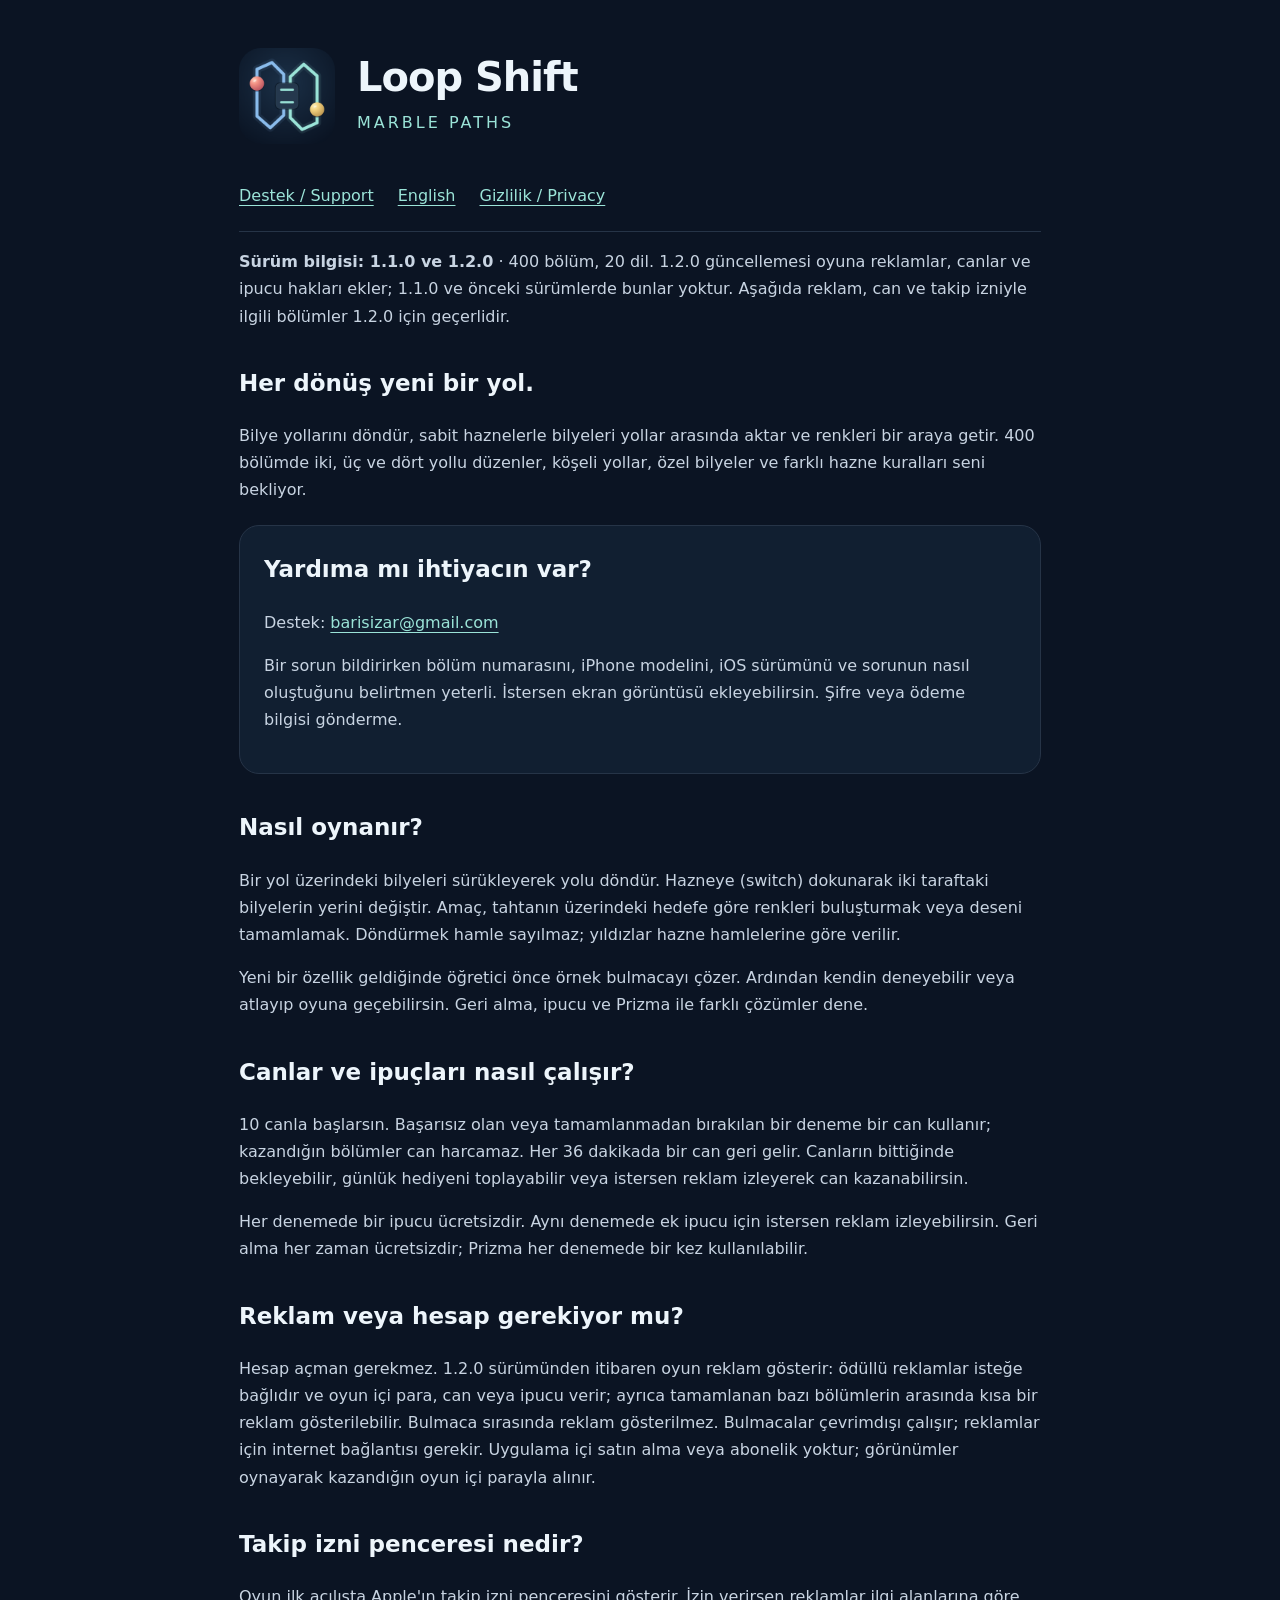
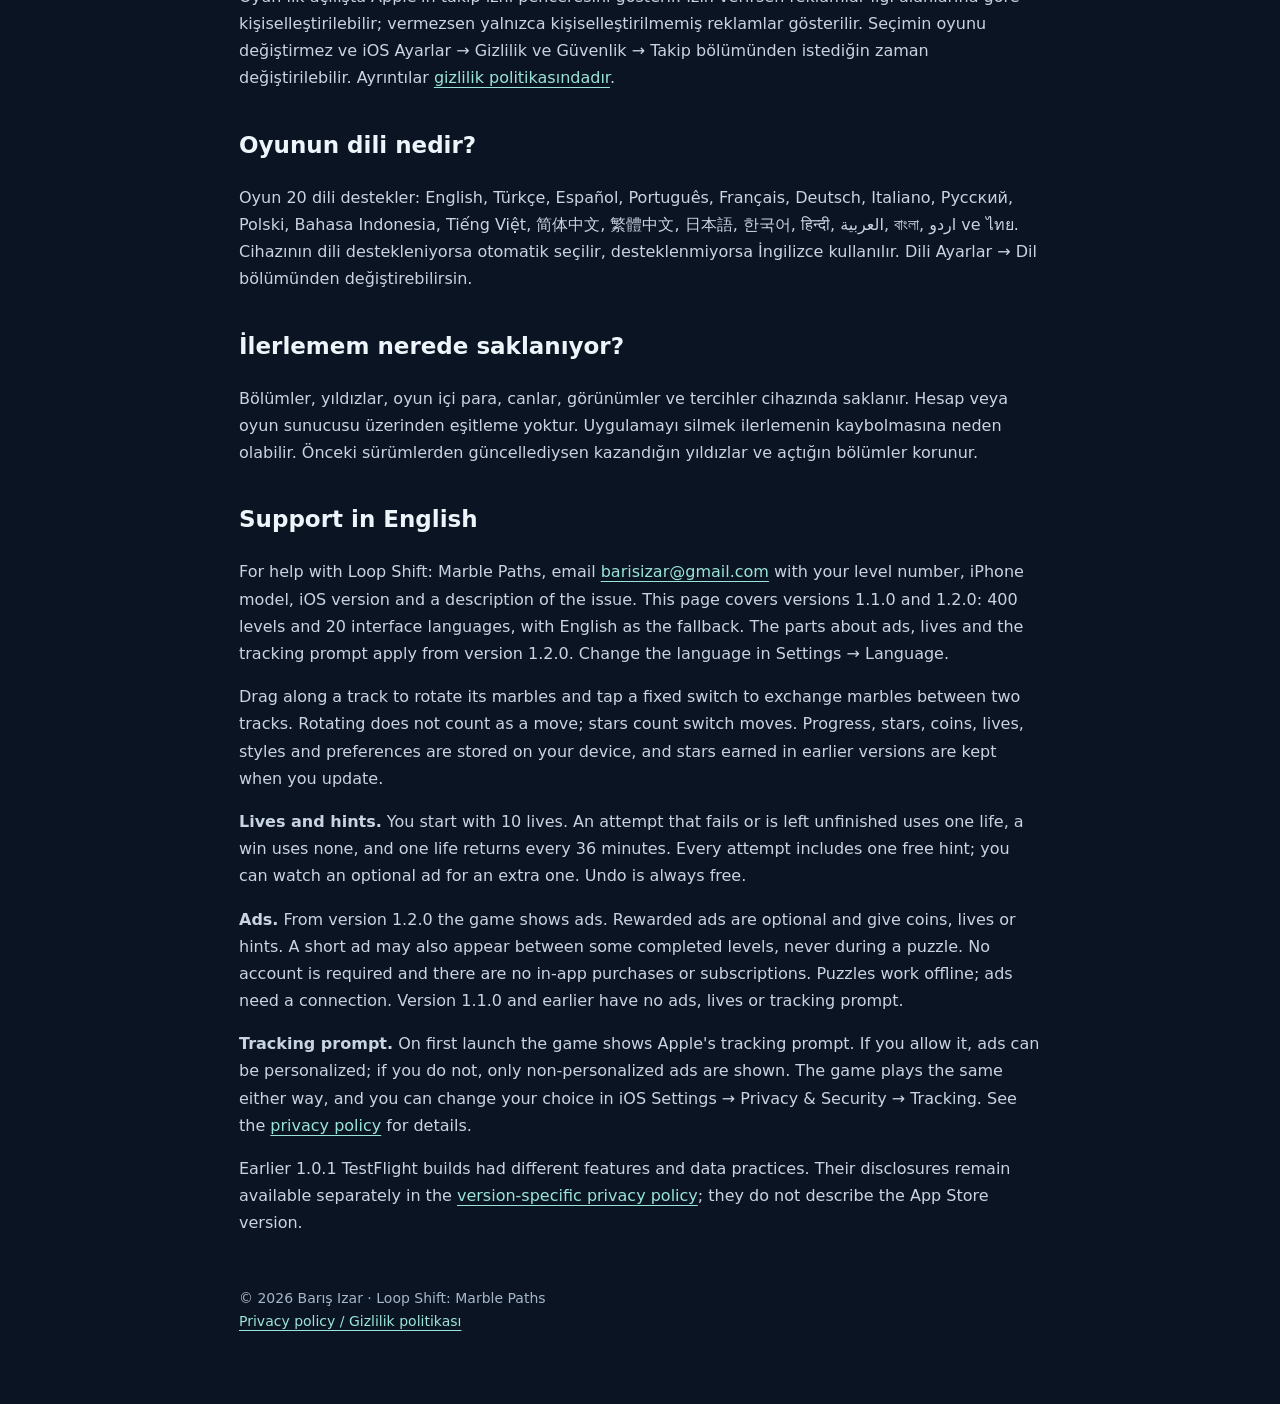
<file: index.html>
<!doctype html><html lang="tr"><head><meta charset="utf-8"><meta name="viewport" content="width=device-width, initial-scale=1"><title>Loop Shift: Marble Paths — Destek</title><meta name="description" content="Loop Shift: Marble Paths için oyun yardımı, iletişim ve gizlilik bilgileri."><link rel="stylesheet" href="style.css"></head><body>
<header><img src="icon.png" alt="Loop Shift ikonu: iki bilye yolu ve aralarındaki hazne"><div><h1>Loop Shift</h1><p>MARBLE PATHS</p></div></header>
<nav><a href="#support">Destek / Support</a><a href="#english">English</a><a href="privacy.html">Gizlilik / Privacy</a></nav>
<p><strong>Sürüm bilgisi: 1.1.0 ve 1.2.0</strong> · 400 bölüm, 20 dil. 1.2.0 güncellemesi oyuna reklamlar, canlar ve ipucu hakları ekler; 1.1.0 ve önceki sürümlerde bunlar yoktur. Aşağıda reklam, can ve takip izniyle ilgili bölümler 1.2.0 için geçerlidir.</p>
<h2>Her dönüş yeni bir yol.</h2><p>Bilye yollarını döndür, sabit haznelerle bilyeleri yollar arasında aktar ve renkleri bir araya getir. 400 bölümde iki, üç ve dört yollu düzenler, köşeli yollar, özel bilyeler ve farklı hazne kuralları seni bekliyor.</p>
<div class="card" id="support"><h2 style="margin-top:0">Yardıma mı ihtiyacın var?</h2><p>Destek: <a href="mailto:barisizar@gmail.com">barisizar@gmail.com</a></p><p>Bir sorun bildirirken bölüm numarasını, iPhone modelini, iOS sürümünü ve sorunun nasıl oluştuğunu belirtmen yeterli. İstersen ekran görüntüsü ekleyebilirsin. Şifre veya ödeme bilgisi gönderme.</p></div>
<h2>Nasıl oynanır?</h2><p>Bir yol üzerindeki bilyeleri sürükleyerek yolu döndür. Hazneye (switch) dokunarak iki taraftaki bilyelerin yerini değiştir. Amaç, tahtanın üzerindeki hedefe göre renkleri buluşturmak veya deseni tamamlamak. Döndürmek hamle sayılmaz; yıldızlar hazne hamlelerine göre verilir.</p><p>Yeni bir özellik geldiğinde öğretici önce örnek bulmacayı çözer. Ardından kendin deneyebilir veya atlayıp oyuna geçebilirsin. Geri alma, ipucu ve Prizma ile farklı çözümler dene.</p>
<h2>Canlar ve ipuçları nasıl çalışır?</h2><p>10 canla başlarsın. Başarısız olan veya tamamlanmadan bırakılan bir deneme bir can kullanır; kazandığın bölümler can harcamaz. Her 36 dakikada bir can geri gelir. Canların bittiğinde bekleyebilir, günlük hediyeni toplayabilir veya istersen reklam izleyerek can kazanabilirsin.</p><p>Her denemede bir ipucu ücretsizdir. Aynı denemede ek ipucu için istersen reklam izleyebilirsin. Geri alma her zaman ücretsizdir; Prizma her denemede bir kez kullanılabilir.</p>
<h2>Reklam veya hesap gerekiyor mu?</h2><p>Hesap açman gerekmez. 1.2.0 sürümünden itibaren oyun reklam gösterir: ödüllü reklamlar isteğe bağlıdır ve oyun içi para, can veya ipucu verir; ayrıca tamamlanan bazı bölümlerin arasında kısa bir reklam gösterilebilir. Bulmaca sırasında reklam gösterilmez. Bulmacalar çevrimdışı çalışır; reklamlar için internet bağlantısı gerekir. Uygulama içi satın alma veya abonelik yoktur; görünümler oynayarak kazandığın oyun içi parayla alınır.</p>
<h2>Takip izni penceresi nedir?</h2><p>Oyun ilk açılışta Apple'ın takip izni penceresini gösterir. İzin verirsen reklamlar ilgi alanlarına göre kişiselleştirilebilir; vermezsen yalnızca kişiselleştirilmemiş reklamlar gösterilir. Seçimin oyunu değiştirmez ve iOS Ayarlar → Gizlilik ve Güvenlik → Takip bölümünden istediğin zaman değiştirilebilir. Ayrıntılar <a href="privacy.html">gizlilik politikasındadır</a>.</p>
<h2>Oyunun dili nedir?</h2><p>Oyun 20 dili destekler: English, Türkçe, Español, Português, Français, Deutsch, Italiano, Русский, Polski, Bahasa Indonesia, Tiếng Việt, 简体中文, 繁體中文, 日本語, 한국어, हिन्दी, العربية, বাংলা, اردو ve ไทย. Cihazının dili destekleniyorsa otomatik seçilir, desteklenmiyorsa İngilizce kullanılır. Dili Ayarlar → Dil bölümünden değiştirebilirsin.</p>
<h2>İlerlemem nerede saklanıyor?</h2><p>Bölümler, yıldızlar, oyun içi para, canlar, görünümler ve tercihler cihazında saklanır. Hesap veya oyun sunucusu üzerinden eşitleme yoktur. Uygulamayı silmek ilerlemenin kaybolmasına neden olabilir. Önceki sürümlerden güncellediysen kazandığın yıldızlar ve açtığın bölümler korunur.</p>
<h2 id="english">Support in English</h2><p>For help with Loop Shift: Marble Paths, email <a href="mailto:barisizar@gmail.com">barisizar@gmail.com</a> with your level number, iPhone model, iOS version and a description of the issue. This page covers versions 1.1.0 and 1.2.0: 400 levels and 20 interface languages, with English as the fallback. The parts about ads, lives and the tracking prompt apply from version 1.2.0. Change the language in Settings → Language.</p><p>Drag along a track to rotate its marbles and tap a fixed switch to exchange marbles between two tracks. Rotating does not count as a move; stars count switch moves. Progress, stars, coins, lives, styles and preferences are stored on your device, and stars earned in earlier versions are kept when you update.</p><p><strong>Lives and hints.</strong> You start with 10 lives. An attempt that fails or is left unfinished uses one life, a win uses none, and one life returns every 36 minutes. Every attempt includes one free hint; you can watch an optional ad for an extra one. Undo is always free.</p><p><strong>Ads.</strong> From version 1.2.0 the game shows ads. Rewarded ads are optional and give coins, lives or hints. A short ad may also appear between some completed levels, never during a puzzle. No account is required and there are no in-app purchases or subscriptions. Puzzles work offline; ads need a connection. Version 1.1.0 and earlier have no ads, lives or tracking prompt.</p><p><strong>Tracking prompt.</strong> On first launch the game shows Apple's tracking prompt. If you allow it, ads can be personalized; if you do not, only non-personalized ads are shown. The game plays the same either way, and you can change your choice in iOS Settings → Privacy &amp; Security → Tracking. See the <a href="privacy.html#english">privacy policy</a> for details.</p>
<p>Earlier 1.0.1 TestFlight builds had different features and data practices. Their disclosures remain available separately in the <a href="privacy.html#english-101">version-specific privacy policy</a>; they do not describe the App Store version.</p>
<footer>© 2026 Barış Izar · Loop Shift: Marble Paths<br><a href="privacy.html">Privacy policy / Gizlilik politikası</a></footer></body></html>
</file>
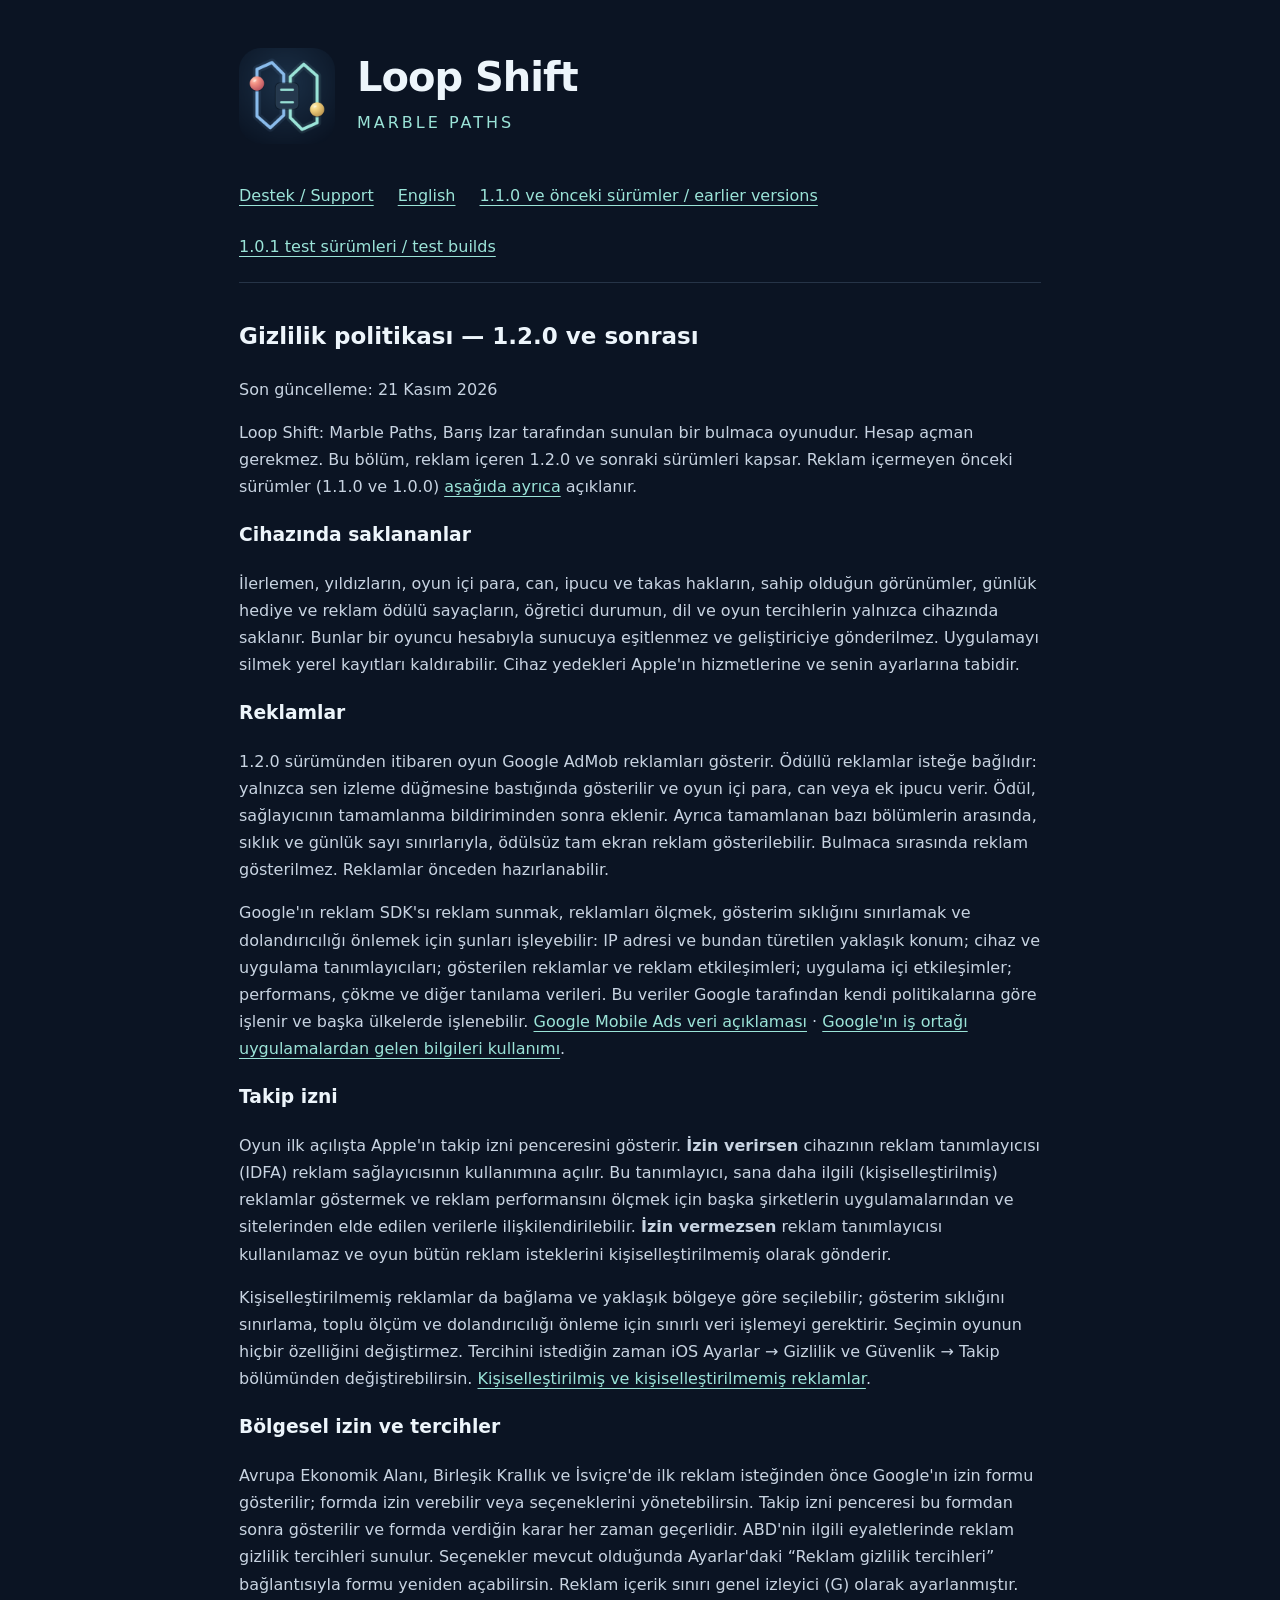
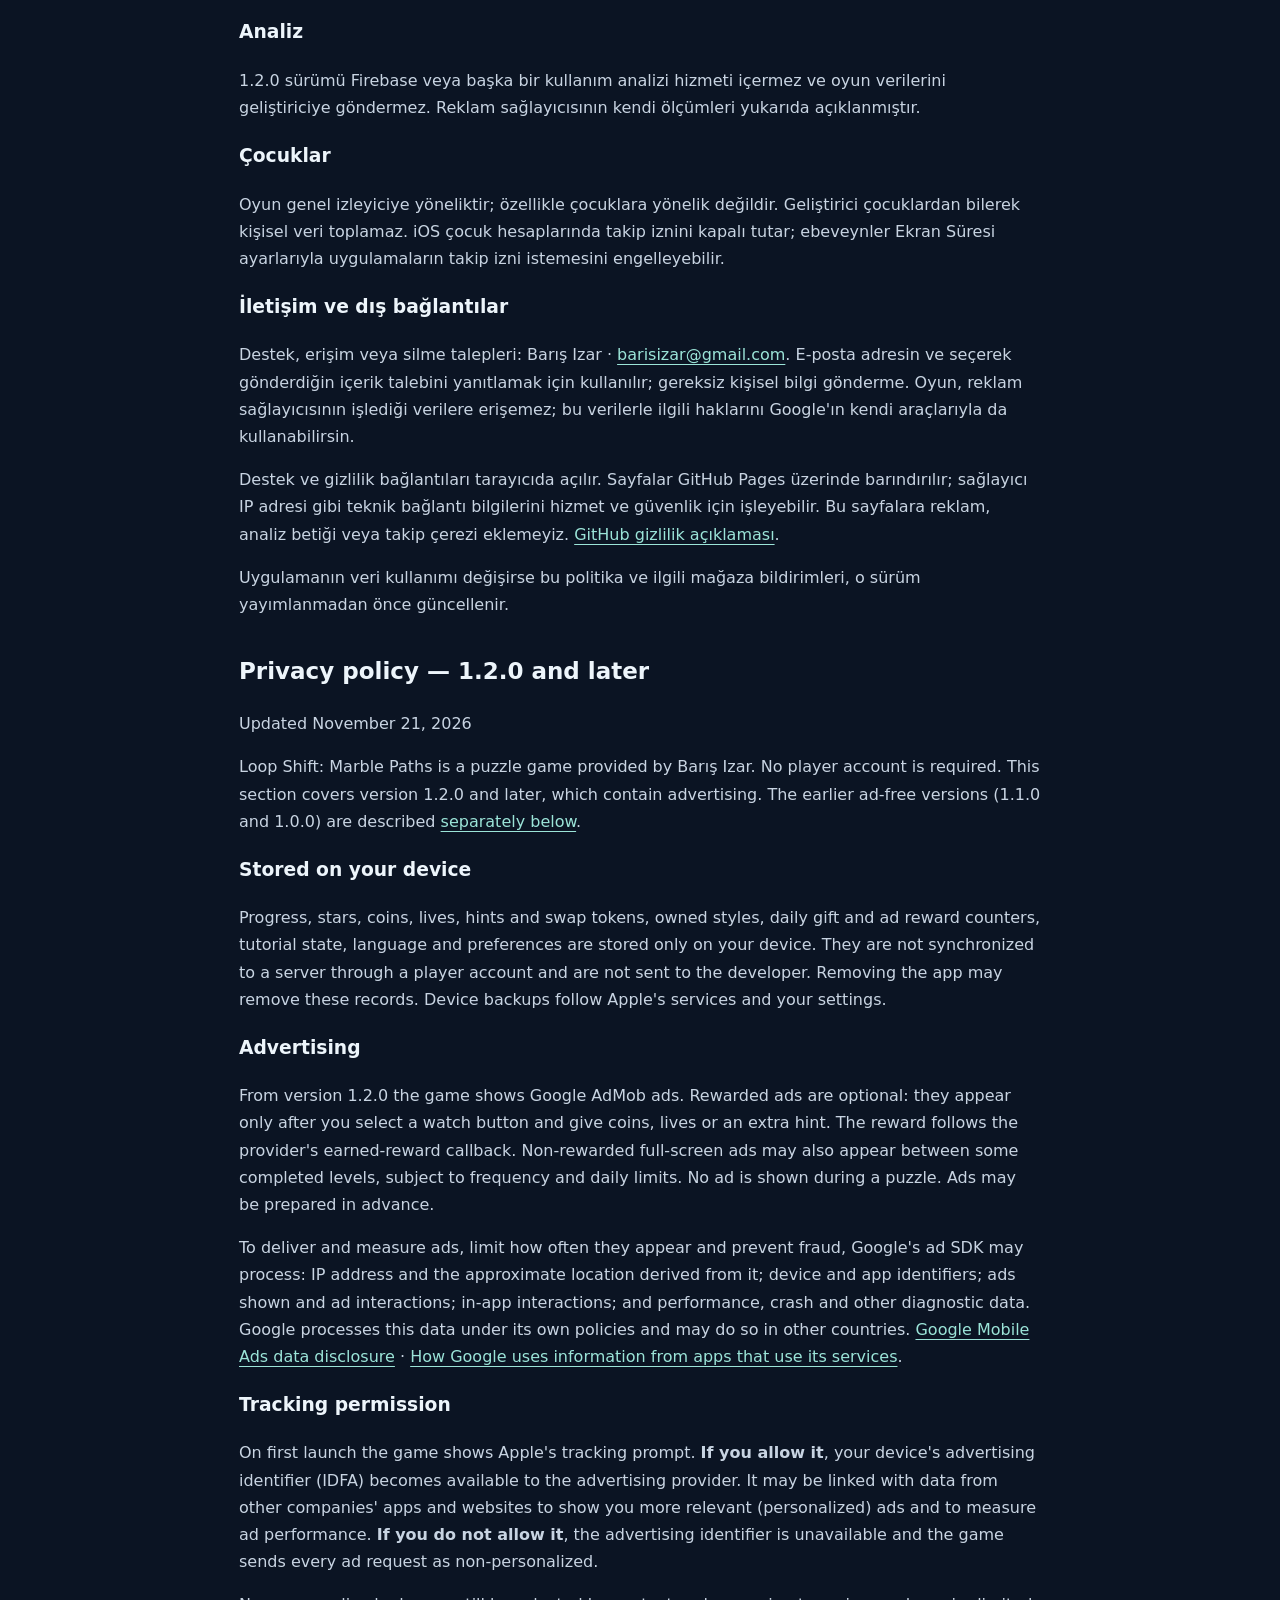
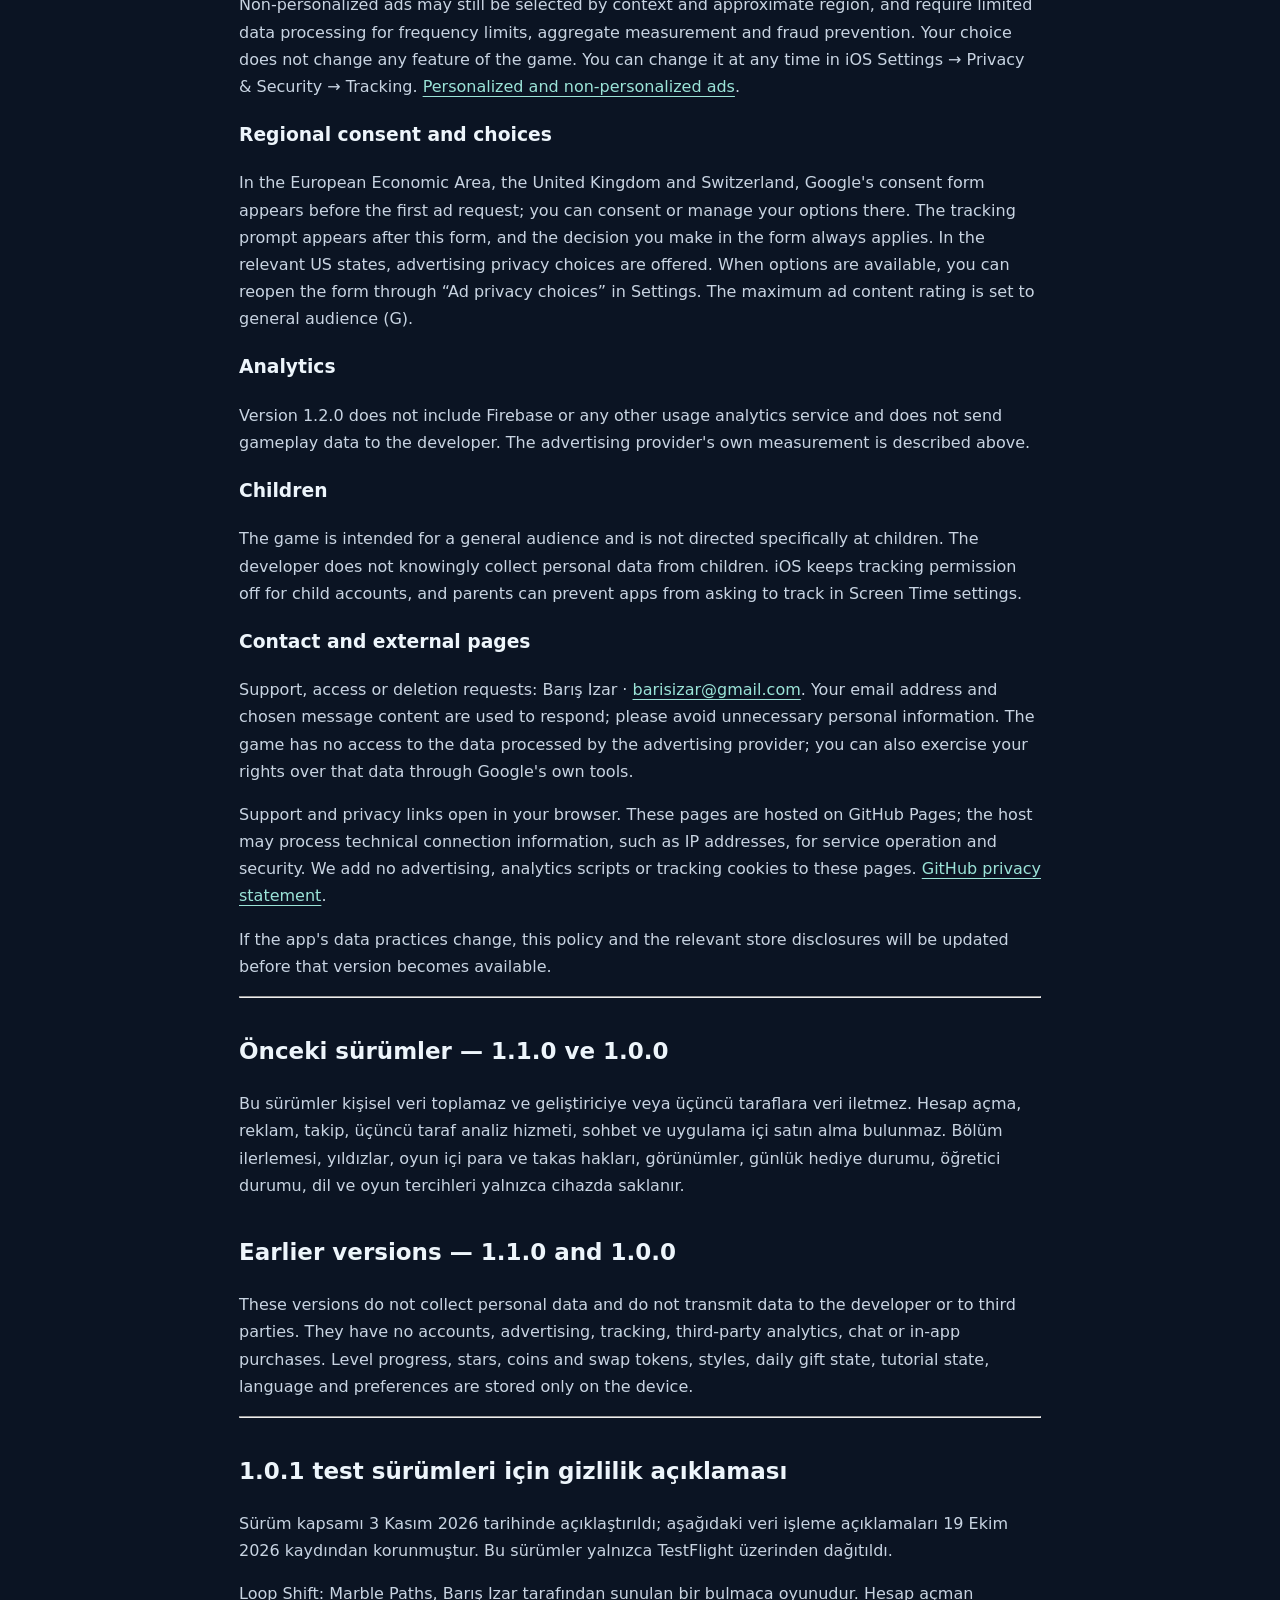
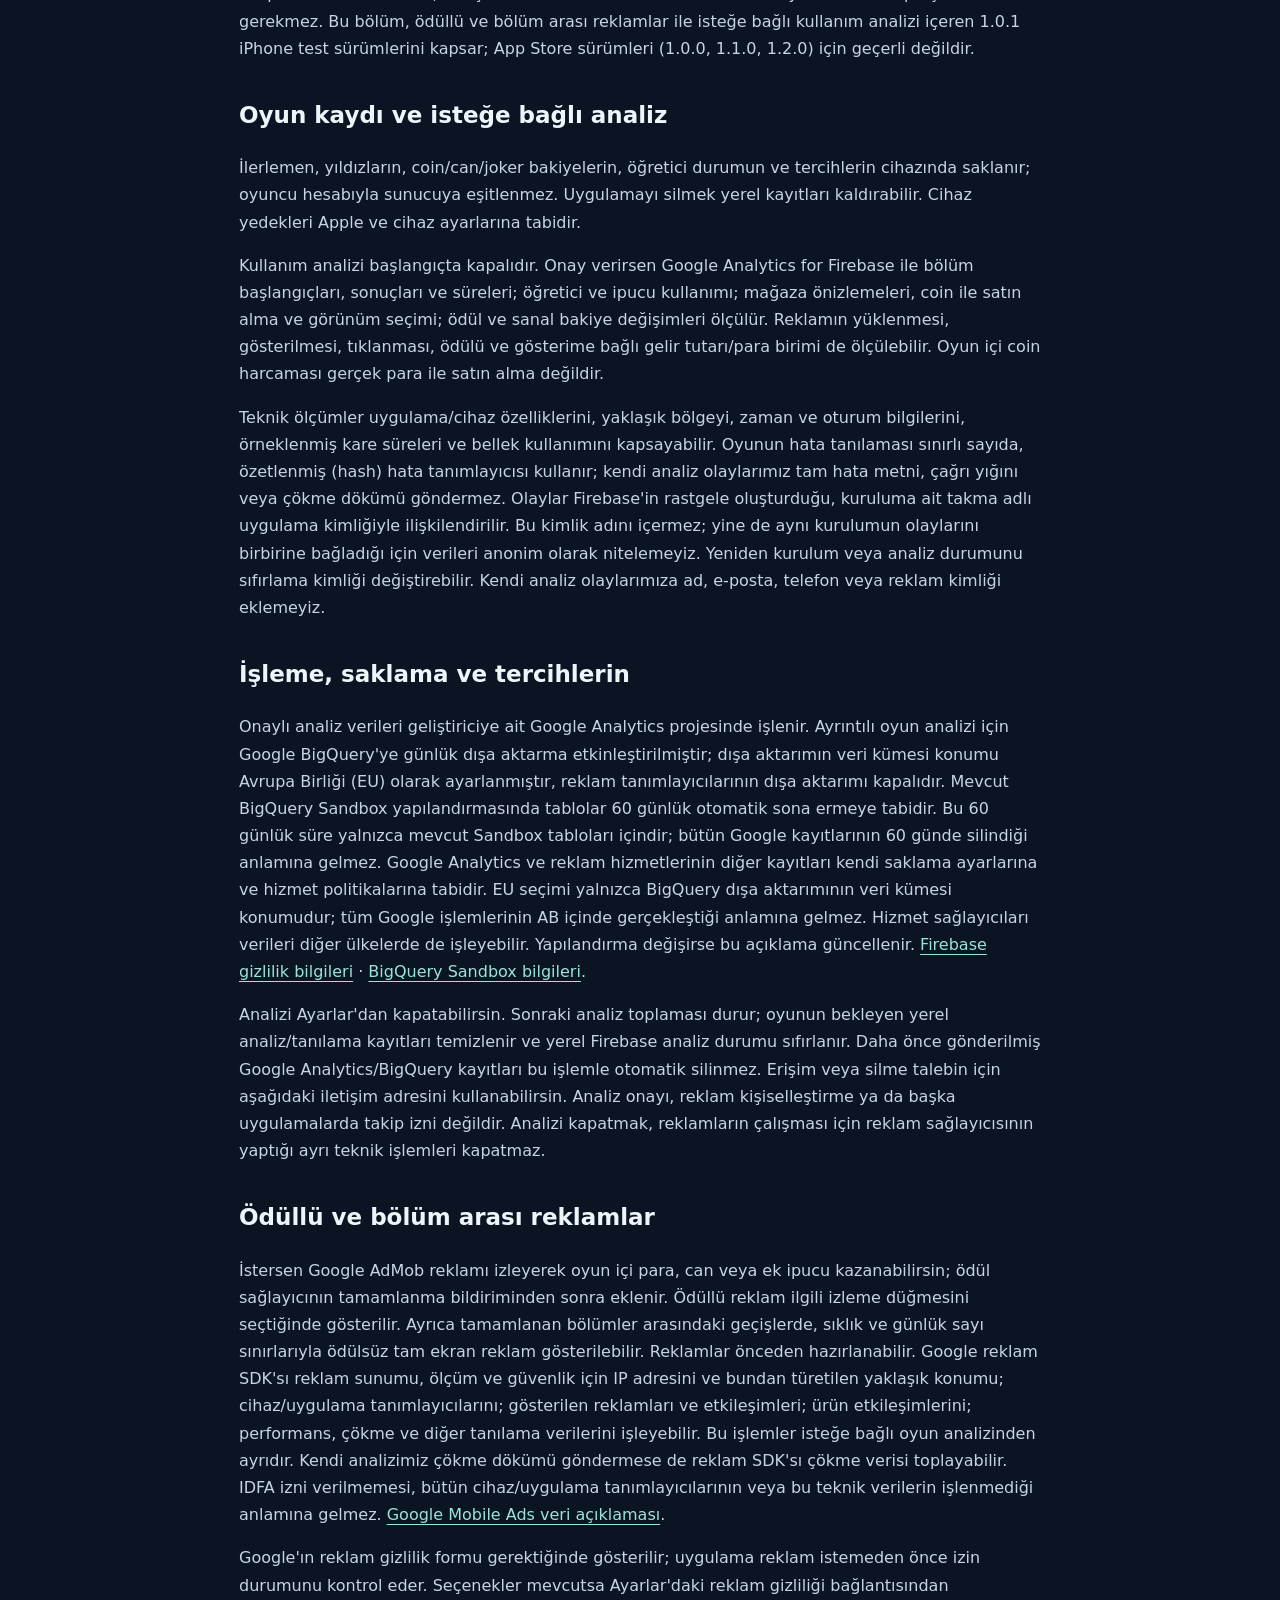
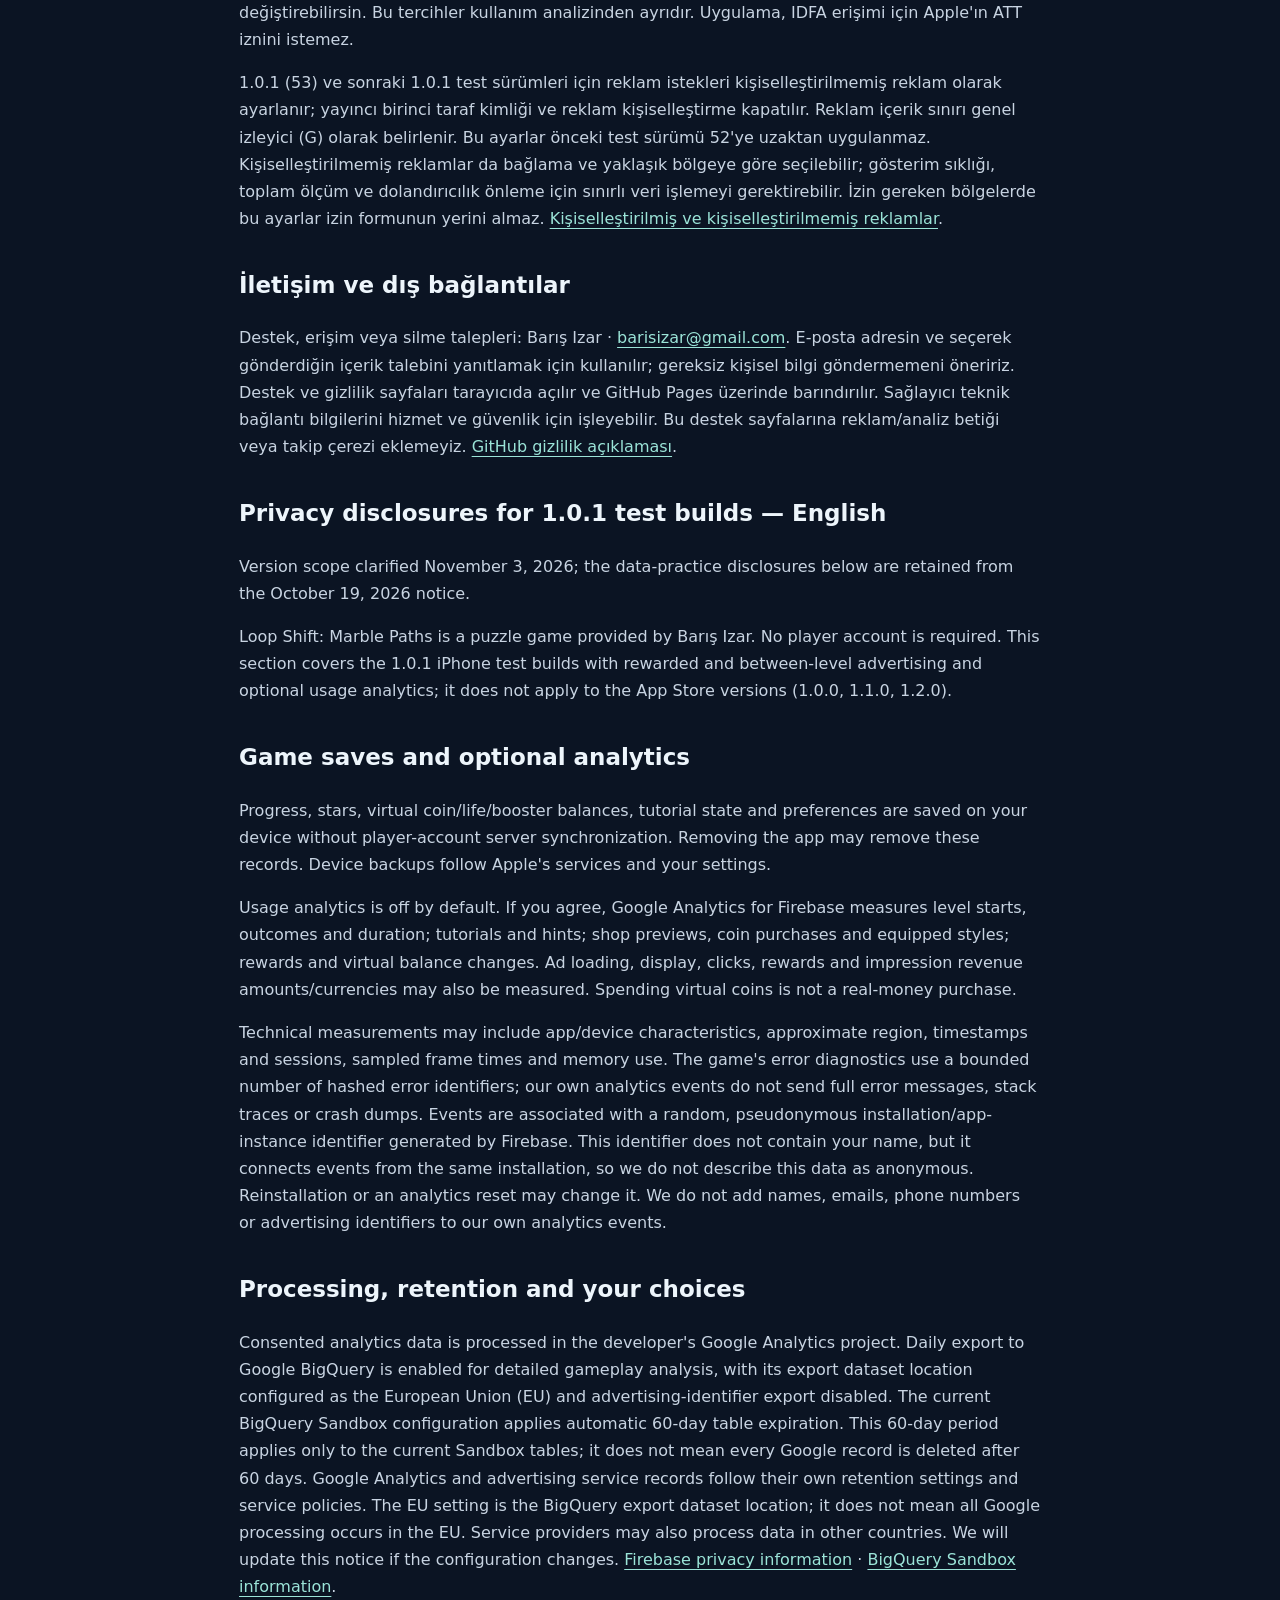
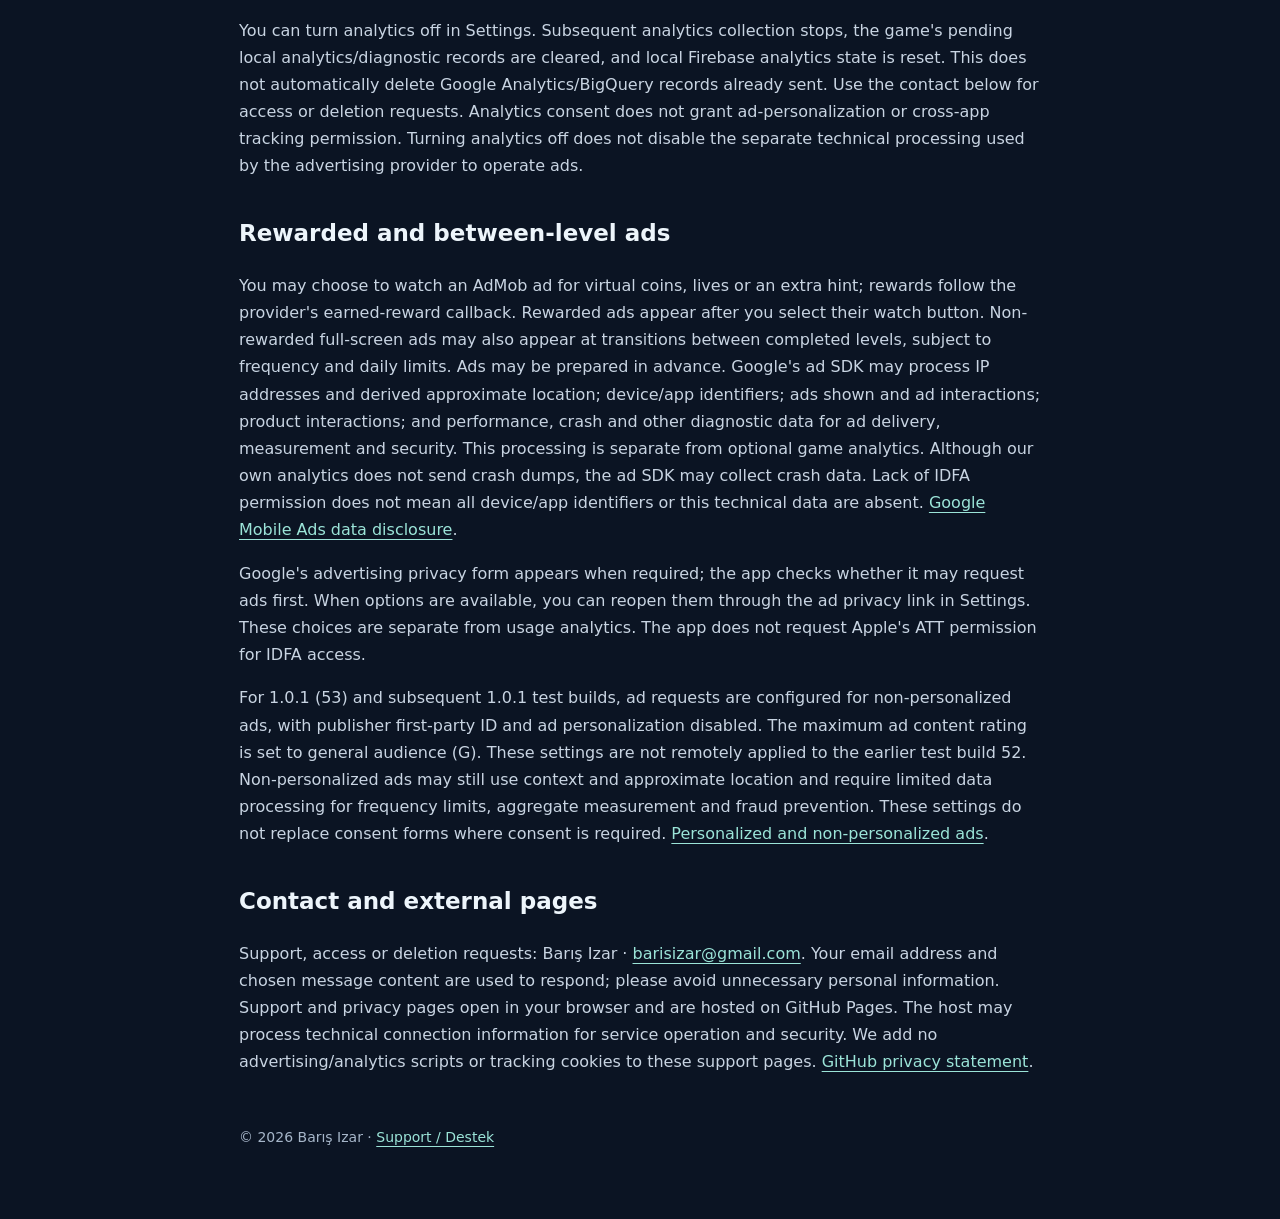
<file: privacy.html>
<!doctype html>
<html lang="tr"><head><meta charset="utf-8"><meta name="viewport" content="width=device-width, initial-scale=1"><title>Loop Shift: Marble Paths — Gizlilik</title><link rel="stylesheet" href="style.css"></head><body>
<header><img src="icon.png" alt="Loop Shift ikonu"><div><h1>Loop Shift</h1><p>MARBLE PATHS</p></div></header><nav><a href="index.html">Destek / Support</a><a href="#english">English</a><a href="#turkce-110">1.1.0 ve önceki sürümler / earlier versions</a><a href="#turkce-101">1.0.1 test sürümleri / test builds</a></nav>
<main id="privacy-policy">
<section lang="tr" id="turkce">
<h2>Gizlilik politikası — 1.2.0 ve sonrası</h2><p>Son güncelleme: 21 Kasım 2026</p>
<p>Loop Shift: Marble Paths, Barış Izar tarafından sunulan bir bulmaca oyunudur. Hesap açman gerekmez. Bu bölüm, reklam içeren 1.2.0 ve sonraki sürümleri kapsar. Reklam içermeyen önceki sürümler (1.1.0 ve 1.0.0) <a href="#turkce-110">aşağıda ayrıca</a> açıklanır.</p>
<h3>Cihazında saklananlar</h3><p>İlerlemen, yıldızların, oyun içi para, can, ipucu ve takas hakların, sahip olduğun görünümler, günlük hediye ve reklam ödülü sayaçların, öğretici durumun, dil ve oyun tercihlerin yalnızca cihazında saklanır. Bunlar bir oyuncu hesabıyla sunucuya eşitlenmez ve geliştiriciye gönderilmez. Uygulamayı silmek yerel kayıtları kaldırabilir. Cihaz yedekleri Apple'ın hizmetlerine ve senin ayarlarına tabidir.</p>
<h3>Reklamlar</h3><p>1.2.0 sürümünden itibaren oyun Google AdMob reklamları gösterir. Ödüllü reklamlar isteğe bağlıdır: yalnızca sen izleme düğmesine bastığında gösterilir ve oyun içi para, can veya ek ipucu verir. Ödül, sağlayıcının tamamlanma bildiriminden sonra eklenir. Ayrıca tamamlanan bazı bölümlerin arasında, sıklık ve günlük sayı sınırlarıyla, ödülsüz tam ekran reklam gösterilebilir. Bulmaca sırasında reklam gösterilmez. Reklamlar önceden hazırlanabilir.</p>
<p>Google'ın reklam SDK'sı reklam sunmak, reklamları ölçmek, gösterim sıklığını sınırlamak ve dolandırıcılığı önlemek için şunları işleyebilir: IP adresi ve bundan türetilen yaklaşık konum; cihaz ve uygulama tanımlayıcıları; gösterilen reklamlar ve reklam etkileşimleri; uygulama içi etkileşimler; performans, çökme ve diğer tanılama verileri. Bu veriler Google tarafından kendi politikalarına göre işlenir ve başka ülkelerde işlenebilir. <a href="https://developers.google.com/admob/ios/privacy/data-disclosure">Google Mobile Ads veri açıklaması</a> · <a href="https://policies.google.com/technologies/partner-sites?hl=tr">Google'ın iş ortağı uygulamalardan gelen bilgileri kullanımı</a>.</p>
<h3>Takip izni</h3><p>Oyun ilk açılışta Apple'ın takip izni penceresini gösterir. <strong>İzin verirsen</strong> cihazının reklam tanımlayıcısı (IDFA) reklam sağlayıcısının kullanımına açılır. Bu tanımlayıcı, sana daha ilgili (kişiselleştirilmiş) reklamlar göstermek ve reklam performansını ölçmek için başka şirketlerin uygulamalarından ve sitelerinden elde edilen verilerle ilişkilendirilebilir. <strong>İzin vermezsen</strong> reklam tanımlayıcısı kullanılamaz ve oyun bütün reklam isteklerini kişiselleştirilmemiş olarak gönderir.</p>
<p>Kişiselleştirilmemiş reklamlar da bağlama ve yaklaşık bölgeye göre seçilebilir; gösterim sıklığını sınırlama, toplu ölçüm ve dolandırıcılığı önleme için sınırlı veri işlemeyi gerektirir. Seçimin oyunun hiçbir özelliğini değiştirmez. Tercihini istediğin zaman iOS Ayarlar → Gizlilik ve Güvenlik → Takip bölümünden değiştirebilirsin. <a href="https://support.google.com/admob/answer/7676680?hl=tr">Kişiselleştirilmiş ve kişiselleştirilmemiş reklamlar</a>.</p>
<h3>Bölgesel izin ve tercihler</h3><p>Avrupa Ekonomik Alanı, Birleşik Krallık ve İsviçre'de ilk reklam isteğinden önce Google'ın izin formu gösterilir; formda izin verebilir veya seçeneklerini yönetebilirsin. Takip izni penceresi bu formdan sonra gösterilir ve formda verdiğin karar her zaman geçerlidir. ABD'nin ilgili eyaletlerinde reklam gizlilik tercihleri sunulur. Seçenekler mevcut olduğunda Ayarlar'daki “Reklam gizlilik tercihleri” bağlantısıyla formu yeniden açabilirsin. Reklam içerik sınırı genel izleyici (G) olarak ayarlanmıştır.</p>
<h3>Analiz</h3><p>1.2.0 sürümü Firebase veya başka bir kullanım analizi hizmeti içermez ve oyun verilerini geliştiriciye göndermez. Reklam sağlayıcısının kendi ölçümleri yukarıda açıklanmıştır.</p>
<h3>Çocuklar</h3><p>Oyun genel izleyiciye yöneliktir; özellikle çocuklara yönelik değildir. Geliştirici çocuklardan bilerek kişisel veri toplamaz. iOS çocuk hesaplarında takip iznini kapalı tutar; ebeveynler Ekran Süresi ayarlarıyla uygulamaların takip izni istemesini engelleyebilir.</p>
<h3>İletişim ve dış bağlantılar</h3><p>Destek, erişim veya silme talepleri: Barış Izar · <a href="mailto:barisizar@gmail.com">barisizar@gmail.com</a>. E-posta adresin ve seçerek gönderdiğin içerik talebini yanıtlamak için kullanılır; gereksiz kişisel bilgi gönderme. Oyun, reklam sağlayıcısının işlediği verilere erişemez; bu verilerle ilgili haklarını Google'ın kendi araçlarıyla da kullanabilirsin.</p>
<p>Destek ve gizlilik bağlantıları tarayıcıda açılır. Sayfalar GitHub Pages üzerinde barındırılır; sağlayıcı IP adresi gibi teknik bağlantı bilgilerini hizmet ve güvenlik için işleyebilir. Bu sayfalara reklam, analiz betiği veya takip çerezi eklemeyiz. <a href="https://docs.github.com/en/site-policy/privacy-policies/github-general-privacy-statement">GitHub gizlilik açıklaması</a>.</p>
<p>Uygulamanın veri kullanımı değişirse bu politika ve ilgili mağaza bildirimleri, o sürüm yayımlanmadan önce güncellenir.</p>
</section>
<section lang="en" id="english">
<h2>Privacy policy — 1.2.0 and later</h2><p>Updated November 21, 2026</p>
<p>Loop Shift: Marble Paths is a puzzle game provided by Barış Izar. No player account is required. This section covers version 1.2.0 and later, which contain advertising. The earlier ad-free versions (1.1.0 and 1.0.0) are described <a href="#english-110">separately below</a>.</p>
<h3>Stored on your device</h3><p>Progress, stars, coins, lives, hints and swap tokens, owned styles, daily gift and ad reward counters, tutorial state, language and preferences are stored only on your device. They are not synchronized to a server through a player account and are not sent to the developer. Removing the app may remove these records. Device backups follow Apple's services and your settings.</p>
<h3>Advertising</h3><p>From version 1.2.0 the game shows Google AdMob ads. Rewarded ads are optional: they appear only after you select a watch button and give coins, lives or an extra hint. The reward follows the provider's earned-reward callback. Non-rewarded full-screen ads may also appear between some completed levels, subject to frequency and daily limits. No ad is shown during a puzzle. Ads may be prepared in advance.</p>
<p>To deliver and measure ads, limit how often they appear and prevent fraud, Google's ad SDK may process: IP address and the approximate location derived from it; device and app identifiers; ads shown and ad interactions; in-app interactions; and performance, crash and other diagnostic data. Google processes this data under its own policies and may do so in other countries. <a href="https://developers.google.com/admob/ios/privacy/data-disclosure">Google Mobile Ads data disclosure</a> · <a href="https://policies.google.com/technologies/partner-sites">How Google uses information from apps that use its services</a>.</p>
<h3>Tracking permission</h3><p>On first launch the game shows Apple's tracking prompt. <strong>If you allow it</strong>, your device's advertising identifier (IDFA) becomes available to the advertising provider. It may be linked with data from other companies' apps and websites to show you more relevant (personalized) ads and to measure ad performance. <strong>If you do not allow it</strong>, the advertising identifier is unavailable and the game sends every ad request as non-personalized.</p>
<p>Non-personalized ads may still be selected by context and approximate region, and require limited data processing for frequency limits, aggregate measurement and fraud prevention. Your choice does not change any feature of the game. You can change it at any time in iOS Settings → Privacy &amp; Security → Tracking. <a href="https://support.google.com/admob/answer/7676680?hl=en">Personalized and non-personalized ads</a>.</p>
<h3>Regional consent and choices</h3><p>In the European Economic Area, the United Kingdom and Switzerland, Google's consent form appears before the first ad request; you can consent or manage your options there. The tracking prompt appears after this form, and the decision you make in the form always applies. In the relevant US states, advertising privacy choices are offered. When options are available, you can reopen the form through “Ad privacy choices” in Settings. The maximum ad content rating is set to general audience (G).</p>
<h3>Analytics</h3><p>Version 1.2.0 does not include Firebase or any other usage analytics service and does not send gameplay data to the developer. The advertising provider's own measurement is described above.</p>
<h3>Children</h3><p>The game is intended for a general audience and is not directed specifically at children. The developer does not knowingly collect personal data from children. iOS keeps tracking permission off for child accounts, and parents can prevent apps from asking to track in Screen Time settings.</p>
<h3>Contact and external pages</h3><p>Support, access or deletion requests: Barış Izar · <a href="mailto:barisizar@gmail.com">barisizar@gmail.com</a>. Your email address and chosen message content are used to respond; please avoid unnecessary personal information. The game has no access to the data processed by the advertising provider; you can also exercise your rights over that data through Google's own tools.</p>
<p>Support and privacy links open in your browser. These pages are hosted on GitHub Pages; the host may process technical connection information, such as IP addresses, for service operation and security. We add no advertising, analytics scripts or tracking cookies to these pages. <a href="https://docs.github.com/en/site-policy/privacy-policies/github-general-privacy-statement">GitHub privacy statement</a>.</p>
<p>If the app's data practices change, this policy and the relevant store disclosures will be updated before that version becomes available.</p>
</section>
<hr>
<section lang="tr" id="turkce-110">
<h2>Önceki sürümler — 1.1.0 ve 1.0.0</h2>
<p>Bu sürümler kişisel veri toplamaz ve geliştiriciye veya üçüncü taraflara veri iletmez. Hesap açma, reklam, takip, üçüncü taraf analiz hizmeti, sohbet ve uygulama içi satın alma bulunmaz. Bölüm ilerlemesi, yıldızlar, oyun içi para ve takas hakları, görünümler, günlük hediye durumu, öğretici durumu, dil ve oyun tercihleri yalnızca cihazda saklanır.</p>
</section>
<section lang="en" id="english-110">
<h2>Earlier versions — 1.1.0 and 1.0.0</h2>
<p>These versions do not collect personal data and do not transmit data to the developer or to third parties. They have no accounts, advertising, tracking, third-party analytics, chat or in-app purchases. Level progress, stars, coins and swap tokens, styles, daily gift state, tutorial state, language and preferences are stored only on the device.</p>
</section>
<hr>

<section lang="tr" id="turkce-101">
<h2>1.0.1 test sürümleri için gizlilik açıklaması</h2><p>Sürüm kapsamı 3 Kasım 2026 tarihinde açıklaştırıldı; aşağıdaki veri işleme açıklamaları 19 Ekim 2026 kaydından korunmuştur. Bu sürümler yalnızca TestFlight üzerinden dağıtıldı.</p>
<p>Loop Shift: Marble Paths, Barış Izar tarafından sunulan bir bulmaca oyunudur. Hesap açman gerekmez. Bu bölüm, ödüllü ve bölüm arası reklamlar ile isteğe bağlı kullanım analizi içeren 1.0.1 iPhone test sürümlerini kapsar; App Store sürümleri (1.0.0, 1.1.0, 1.2.0) için geçerli değildir.</p>
<h2>Oyun kaydı ve isteğe bağlı analiz</h2>
<p>İlerlemen, yıldızların, coin/can/joker bakiyelerin, öğretici durumun ve tercihlerin cihazında saklanır; oyuncu hesabıyla sunucuya eşitlenmez. Uygulamayı silmek yerel kayıtları kaldırabilir. Cihaz yedekleri Apple ve cihaz ayarlarına tabidir.</p>
<p>Kullanım analizi başlangıçta kapalıdır. Onay verirsen Google Analytics for Firebase ile bölüm başlangıçları, sonuçları ve süreleri; öğretici ve ipucu kullanımı; mağaza önizlemeleri, coin ile satın alma ve görünüm seçimi; ödül ve sanal bakiye değişimleri ölçülür. Reklamın yüklenmesi, gösterilmesi, tıklanması, ödülü ve gösterime bağlı gelir tutarı/para birimi de ölçülebilir. Oyun içi coin harcaması gerçek para ile satın alma değildir.</p>
<p>Teknik ölçümler uygulama/cihaz özelliklerini, yaklaşık bölgeyi, zaman ve oturum bilgilerini, örneklenmiş kare süreleri ve bellek kullanımını kapsayabilir. Oyunun hata tanılaması sınırlı sayıda, özetlenmiş (hash) hata tanımlayıcısı kullanır; kendi analiz olaylarımız tam hata metni, çağrı yığını veya çökme dökümü göndermez. Olaylar Firebase'in rastgele oluşturduğu, kuruluma ait takma adlı uygulama kimliğiyle ilişkilendirilir. Bu kimlik adını içermez; yine de aynı kurulumun olaylarını birbirine bağladığı için verileri anonim olarak nitelemeyiz. Yeniden kurulum veya analiz durumunu sıfırlama kimliği değiştirebilir. Kendi analiz olaylarımıza ad, e-posta, telefon veya reklam kimliği eklemeyiz.</p>
<h2>İşleme, saklama ve tercihlerin</h2>
<p>Onaylı analiz verileri geliştiriciye ait Google Analytics projesinde işlenir. Ayrıntılı oyun analizi için Google BigQuery'ye günlük dışa aktarma etkinleştirilmiştir; dışa aktarımın veri kümesi konumu Avrupa Birliği (EU) olarak ayarlanmıştır, reklam tanımlayıcılarının dışa aktarımı kapalıdır. Mevcut BigQuery Sandbox yapılandırmasında tablolar 60 günlük otomatik sona ermeye tabidir. Bu 60 günlük süre yalnızca mevcut Sandbox tabloları içindir; bütün Google kayıtlarının 60 günde silindiği anlamına gelmez. Google Analytics ve reklam hizmetlerinin diğer kayıtları kendi saklama ayarlarına ve hizmet politikalarına tabidir. EU seçimi yalnızca BigQuery dışa aktarımının veri kümesi konumudur; tüm Google işlemlerinin AB içinde gerçekleştiği anlamına gelmez. Hizmet sağlayıcıları verileri diğer ülkelerde de işleyebilir. Yapılandırma değişirse bu açıklama güncellenir. <a href="https://firebase.google.com/support/privacy">Firebase gizlilik bilgileri</a> · <a href="https://docs.cloud.google.com/bigquery/docs/sandbox">BigQuery Sandbox bilgileri</a>.</p>
<p>Analizi Ayarlar'dan kapatabilirsin. Sonraki analiz toplaması durur; oyunun bekleyen yerel analiz/tanılama kayıtları temizlenir ve yerel Firebase analiz durumu sıfırlanır. Daha önce gönderilmiş Google Analytics/BigQuery kayıtları bu işlemle otomatik silinmez. Erişim veya silme talebin için aşağıdaki iletişim adresini kullanabilirsin. Analiz onayı, reklam kişiselleştirme ya da başka uygulamalarda takip izni değildir. Analizi kapatmak, reklamların çalışması için reklam sağlayıcısının yaptığı ayrı teknik işlemleri kapatmaz.</p>
<h2>Ödüllü ve bölüm arası reklamlar</h2>
<p>İstersen Google AdMob reklamı izleyerek oyun içi para, can veya ek ipucu kazanabilirsin; ödül sağlayıcının tamamlanma bildiriminden sonra eklenir. Ödüllü reklam ilgili izleme düğmesini seçtiğinde gösterilir. Ayrıca tamamlanan bölümler arasındaki geçişlerde, sıklık ve günlük sayı sınırlarıyla ödülsüz tam ekran reklam gösterilebilir. Reklamlar önceden hazırlanabilir. Google reklam SDK'sı reklam sunumu, ölçüm ve güvenlik için IP adresini ve bundan türetilen yaklaşık konumu; cihaz/uygulama tanımlayıcılarını; gösterilen reklamları ve etkileşimleri; ürün etkileşimlerini; performans, çökme ve diğer tanılama verilerini işleyebilir. Bu işlemler isteğe bağlı oyun analizinden ayrıdır. Kendi analizimiz çökme dökümü göndermese de reklam SDK'sı çökme verisi toplayabilir. IDFA izni verilmemesi, bütün cihaz/uygulama tanımlayıcılarının veya bu teknik verilerin işlenmediği anlamına gelmez. <a href="https://developers.google.com/admob/ios/privacy/data-disclosure">Google Mobile Ads veri açıklaması</a>.</p>
<p>Google'ın reklam gizlilik formu gerektiğinde gösterilir; uygulama reklam istemeden önce izin durumunu kontrol eder. Seçenekler mevcutsa Ayarlar'daki reklam gizliliği bağlantısından değiştirebilirsin. Bu tercihler kullanım analizinden ayrıdır. Uygulama, IDFA erişimi için Apple'ın ATT iznini istemez.</p>
<p>1.0.1 (53) ve sonraki 1.0.1 test sürümleri için reklam istekleri kişiselleştirilmemiş reklam olarak ayarlanır; yayıncı birinci taraf kimliği ve reklam kişiselleştirme kapatılır. Reklam içerik sınırı genel izleyici (G) olarak belirlenir. Bu ayarlar önceki test sürümü 52'ye uzaktan uygulanmaz. Kişiselleştirilmemiş reklamlar da bağlama ve yaklaşık bölgeye göre seçilebilir; gösterim sıklığı, toplam ölçüm ve dolandırıcılık önleme için sınırlı veri işlemeyi gerektirebilir. İzin gereken bölgelerde bu ayarlar izin formunun yerini almaz. <a href="https://support.google.com/admob/answer/7676680?hl=tr">Kişiselleştirilmiş ve kişiselleştirilmemiş reklamlar</a>.</p>
<h2>İletişim ve dış bağlantılar</h2>
<p>Destek, erişim veya silme talepleri: Barış Izar · <a href="mailto:barisizar@gmail.com">barisizar@gmail.com</a>. E-posta adresin ve seçerek gönderdiğin içerik talebini yanıtlamak için kullanılır; gereksiz kişisel bilgi göndermemeni öneririz. Destek ve gizlilik sayfaları tarayıcıda açılır ve GitHub Pages üzerinde barındırılır. Sağlayıcı teknik bağlantı bilgilerini hizmet ve güvenlik için işleyebilir. Bu destek sayfalarına reklam/analiz betiği veya takip çerezi eklemeyiz. <a href="https://docs.github.com/en/site-policy/privacy-policies/github-general-privacy-statement">GitHub gizlilik açıklaması</a>.</p>
</section>
<section lang="en" id="english-101">
<h2>Privacy disclosures for 1.0.1 test builds — English</h2><p>Version scope clarified November 3, 2026; the data-practice disclosures below are retained from the October 19, 2026 notice.</p>
<p>Loop Shift: Marble Paths is a puzzle game provided by Barış Izar. No player account is required. This section covers the 1.0.1 iPhone test builds with rewarded and between-level advertising and optional usage analytics; it does not apply to the App Store versions (1.0.0, 1.1.0, 1.2.0).</p>
<h2>Game saves and optional analytics</h2>
<p>Progress, stars, virtual coin/life/booster balances, tutorial state and preferences are saved on your device without player-account server synchronization. Removing the app may remove these records. Device backups follow Apple's services and your settings.</p>
<p>Usage analytics is off by default. If you agree, Google Analytics for Firebase measures level starts, outcomes and duration; tutorials and hints; shop previews, coin purchases and equipped styles; rewards and virtual balance changes. Ad loading, display, clicks, rewards and impression revenue amounts/currencies may also be measured. Spending virtual coins is not a real-money purchase.</p>
<p>Technical measurements may include app/device characteristics, approximate region, timestamps and sessions, sampled frame times and memory use. The game's error diagnostics use a bounded number of hashed error identifiers; our own analytics events do not send full error messages, stack traces or crash dumps. Events are associated with a random, pseudonymous installation/app-instance identifier generated by Firebase. This identifier does not contain your name, but it connects events from the same installation, so we do not describe this data as anonymous. Reinstallation or an analytics reset may change it. We do not add names, emails, phone numbers or advertising identifiers to our own analytics events.</p>
<h2>Processing, retention and your choices</h2>
<p>Consented analytics data is processed in the developer's Google Analytics project. Daily export to Google BigQuery is enabled for detailed gameplay analysis, with its export dataset location configured as the European Union (EU) and advertising-identifier export disabled. The current BigQuery Sandbox configuration applies automatic 60-day table expiration. This 60-day period applies only to the current Sandbox tables; it does not mean every Google record is deleted after 60 days. Google Analytics and advertising service records follow their own retention settings and service policies. The EU setting is the BigQuery export dataset location; it does not mean all Google processing occurs in the EU. Service providers may also process data in other countries. We will update this notice if the configuration changes. <a href="https://firebase.google.com/support/privacy">Firebase privacy information</a> · <a href="https://docs.cloud.google.com/bigquery/docs/sandbox">BigQuery Sandbox information</a>.</p>
<p>You can turn analytics off in Settings. Subsequent analytics collection stops, the game's pending local analytics/diagnostic records are cleared, and local Firebase analytics state is reset. This does not automatically delete Google Analytics/BigQuery records already sent. Use the contact below for access or deletion requests. Analytics consent does not grant ad-personalization or cross-app tracking permission. Turning analytics off does not disable the separate technical processing used by the advertising provider to operate ads.</p>
<h2>Rewarded and between-level ads</h2>
<p>You may choose to watch an AdMob ad for virtual coins, lives or an extra hint; rewards follow the provider's earned-reward callback. Rewarded ads appear after you select their watch button. Non-rewarded full-screen ads may also appear at transitions between completed levels, subject to frequency and daily limits. Ads may be prepared in advance. Google's ad SDK may process IP addresses and derived approximate location; device/app identifiers; ads shown and ad interactions; product interactions; and performance, crash and other diagnostic data for ad delivery, measurement and security. This processing is separate from optional game analytics. Although our own analytics does not send crash dumps, the ad SDK may collect crash data. Lack of IDFA permission does not mean all device/app identifiers or this technical data are absent. <a href="https://developers.google.com/admob/ios/privacy/data-disclosure">Google Mobile Ads data disclosure</a>.</p>
<p>Google's advertising privacy form appears when required; the app checks whether it may request ads first. When options are available, you can reopen them through the ad privacy link in Settings. These choices are separate from usage analytics. The app does not request Apple's ATT permission for IDFA access.</p>
<p>For 1.0.1 (53) and subsequent 1.0.1 test builds, ad requests are configured for non-personalized ads, with publisher first-party ID and ad personalization disabled. The maximum ad content rating is set to general audience (G). These settings are not remotely applied to the earlier test build 52. Non-personalized ads may still use context and approximate location and require limited data processing for frequency limits, aggregate measurement and fraud prevention. These settings do not replace consent forms where consent is required. <a href="https://support.google.com/admob/answer/7676680?hl=en">Personalized and non-personalized ads</a>.</p>
<h2>Contact and external pages</h2>
<p>Support, access or deletion requests: Barış Izar · <a href="mailto:barisizar@gmail.com">barisizar@gmail.com</a>. Your email address and chosen message content are used to respond; please avoid unnecessary personal information. Support and privacy pages open in your browser and are hosted on GitHub Pages. The host may process technical connection information for service operation and security. We add no advertising/analytics scripts or tracking cookies to these support pages. <a href="https://docs.github.com/en/site-policy/privacy-policies/github-general-privacy-statement">GitHub privacy statement</a>.</p>
</section>
</main>
<footer>© 2026 Barış Izar · <a href="index.html">Support / Destek</a></footer>
</body></html>
</file>
<file: style.css>
:root{color-scheme:dark;font-family:system-ui,-apple-system,sans-serif;color:#edf5fb;background:#0b1423}*{box-sizing:border-box}body{max-width:850px;margin:auto;padding:48px 24px 70px;line-height:1.7}header{display:flex;gap:22px;align-items:center;margin-bottom:38px}header img{width:96px;height:96px;border-radius:22px}h1{font-size:clamp(26px,5vw,40px);line-height:1.1;letter-spacing:-1px;margin:0 0 10px}header p{color:#9be4d8;margin:0;letter-spacing:3px}h2{font-size:23px;margin-top:34px}a{color:#9be4d8;text-underline-offset:4px}nav{display:flex;gap:24px;flex-wrap:wrap;border-bottom:1px solid #263447;padding-bottom:22px}.card{border:1px solid #263447;border-radius:20px;background:#111f31;padding:24px;margin:22px 0}footer{margin-top:50px;color:#a6b6c9;font-size:14px}p,li{color:#c8d4e2}button{font:inherit}@media(max-width:450px){body{padding:28px 20px}header{gap:15px}header img{width:70px;height:70px}header p{letter-spacing:2px;font-size:13px}}
</file>
